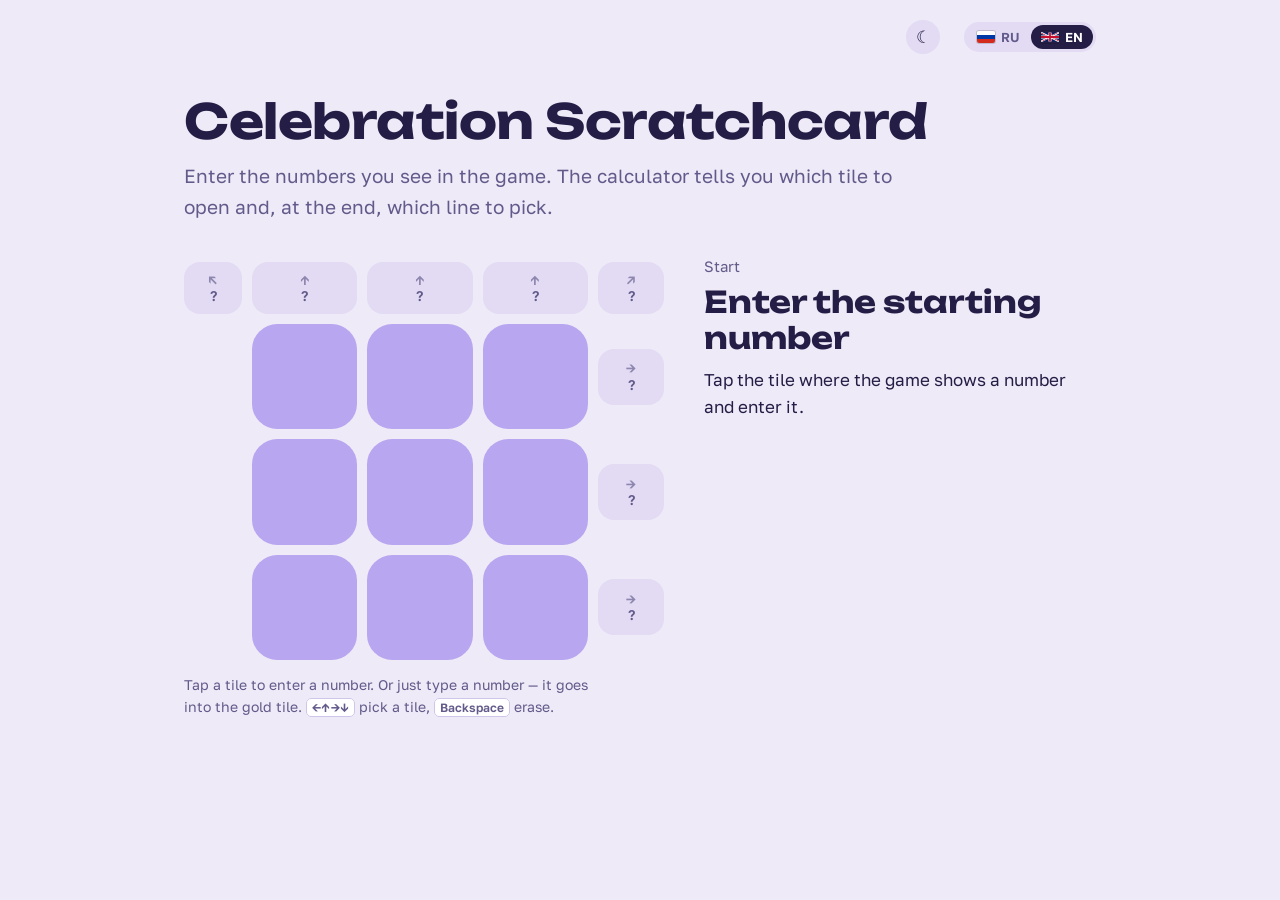
<file: index.html>
<!doctype html>
<html lang="ru">
<head>
<meta charset="utf-8">
<meta name="viewport" content="width=device-width, initial-scale=1">
<script>
  // Тема: сохранённый выбор, иначе как в системе. Ставим до отрисовки, чтобы страница не мигала
  (function () {
    var t = null;
    try { t = localStorage.getItem("lotteryTheme"); } catch (e) { /* без хранилища — как в системе */ }
    if (t !== "dark" && t !== "light") t = matchMedia("(prefers-color-scheme: dark)").matches ? "dark" : "light";
    document.documentElement.dataset.theme = t;
  })();
</script>
<title>Моментальная лотерея: калькулятор</title>
<link rel="icon" type="image/png" href="[data-uri]">
<link rel="apple-touch-icon" href="[data-uri]">
<meta name="description" content="Калькулятор лучшего хода в моментальной лотерее 3×3: какую клетку открыть и какую линию выбрать.">
<link rel="stylesheet" href="https://fonts.googleapis.com/css2?family=Golos+Text:wght@400;500;600&family=Unbounded:wght@500;700&display=swap">
<style>
:root {
  --paper: #EEEAF7;
  --paper-deep: #E2DBF3;
  --ink: #241D45;
  --muted: #625A8A;
  --petal: #B9A6F0;
  --petal-soft: #D6CAF7;
  --tile: #4B4592;
  --gold: #F2B92C;
  --pumpkin: #D9542A;
  --rule: #CFC6EA;
  --card: #fff;            /* фон карточек и кнопок */
  --warn-bg: #FCEFC7;      /* плашки феи и напоминания */
  --best-cell: #F7D774;    /* советуемая клетка */
  --solid: #241D45;        /* тёмные значки и выбранные кнопки */
  --on-solid: #fff;
  --on-gold: #241D45;      /* текст на золотом */
  --on-tile: #fff;         /* цифры в открытых клетках */
  --display: "Unbounded", "Arial Rounded MT Bold", system-ui, sans-serif;
  --text: "Golos Text", "Segoe UI", system-ui, sans-serif;
}
/* Тёмная тема: включается сама по настройке системы или кнопкой ☾/☀ */
:root[data-theme="dark"] {
  color-scheme: dark;
  --paper: #16132A;
  --paper-deep: #241F42;
  --ink: #DDD7F2;
  --muted: #A79FCB;
  --petal: #3B3372;
  --petal-soft: #2D2756;
  --tile: #6C61D6;
  --pumpkin: #F08A5D;
  --rule: #38315F;
  --card: #1F1B38;
  --warn-bg: #3A3117;
  --best-cell: #F2C94C;
  --solid: #3A3370;
  --on-solid: #E6E1F6;
  --on-tile: #F0EDFB;
}

* { box-sizing: border-box; }

html { -webkit-text-size-adjust: 100%; }

body {
  margin: 0;
  background: var(--paper);
  color: var(--ink);
  font: 17px/1.6 var(--text);
}

a { color: var(--tile); }
a:focus-visible, button:focus-visible, input:focus-visible, summary:focus-visible {
  outline: 3px solid var(--gold);
  outline-offset: 2px;
}

.site-header {
  max-width: 960px;
  margin: 0 auto;
  padding: 20px 24px 0;
  display: flex;
  align-items: baseline;
  gap: 16px;
  flex-wrap: wrap;
}
.site-name {
  font: 700 18px/1 var(--display);
  color: var(--ink);
  text-decoration: none;
}
.site-header nav a { color: var(--muted); text-decoration: none; font-size: 15px; }
.site-header nav a:hover { color: var(--ink); }

main { max-width: 960px; margin: 0 auto; padding: 0 24px 64px; }

h1, h2, h3 { font-family: var(--display); font-weight: 700; line-height: 1.15; }
h1 { font-size: clamp(30px, 5vw, 48px); margin: 40px 0 12px; letter-spacing: -0.01em; }
h2 { font-size: clamp(22px, 3vw, 28px); margin: 64px 0 12px; }
h3 { font-size: 17px; margin: 32px 0 8px; font-weight: 500; }

.lede { font-size: 19px; max-width: 62ch; color: var(--muted); margin: 0 0 32px; }
.prose { max-width: 68ch; }
.prose p { margin: 0 0 14px; }

table { border-collapse: collapse; margin: 8px 0 20px; font-size: 16px; }
th, td { text-align: left; padding: 8px 18px 8px 0; border-bottom: 1px solid var(--rule); vertical-align: top; }
th { font-weight: 600; }

.footer { max-width: 960px; margin: 0 auto; padding: 24px; color: var(--muted); font-size: 14px; border-top: 1px solid var(--rule); }

@media (prefers-reduced-motion: reduce) {
  * { transition: none !important; animation: none !important; }
}

  .calc { display: grid; grid-template-columns: minmax(300px, 480px) 1fr; gap: 40px; align-items: start; margin-top: 8px; }
  @media (max-width: 820px) {
    .calc { grid-template-columns: 1fr; gap: 20px; }
    .calc .advice { min-height: 0; }
    .lede { font-size: 17px; margin-bottom: 20px; }
  }

  /* Поле как в игре: значки линий сверху и справа */
  .board {
    display: grid; gap: 10px; max-width: 480px;
    grid-template-columns: 58px repeat(3, minmax(0, 1fr)) 66px;
    grid-template-rows: 60px repeat(3, auto);
  }
  .cell {
    aspect-ratio: 1; border: 0; border-radius: 24%; cursor: pointer;
    background: var(--petal); color: var(--ink);
    display: grid; place-items: center; position: relative;
    font: 700 clamp(26px, 5vw, 38px)/1 var(--display);
    transition: transform .12s ease, box-shadow .12s ease;
  }
  .cell:hover { transform: translateY(-1px); }
  .cell.known { background: var(--tile); color: var(--on-tile); }
  .cell.best { box-shadow: 0 0 0 4px var(--gold), 0 0 24px rgba(242,185,44,.55); background: var(--best-cell); color: var(--on-gold); }
  .cell.inline { box-shadow: 0 0 0 4px var(--ink); }
  .cell.picked { outline: 3px dashed var(--ink); outline-offset: 3px; }

  .badge {
    border: 0; border-radius: 16px; cursor: pointer; padding: 4px 2px;
    background: var(--solid); color: var(--on-solid);
    display: grid; place-items: center; align-content: center; gap: 1px;
    font: 600 14px/1.1 var(--text); font-variant-numeric: tabular-nums;
  }
  .badge .arr { font-size: 13px; opacity: .65; }
  .badge.empty { background: var(--paper-deep); color: var(--muted); cursor: default; }
  .badge.best { background: var(--gold); color: var(--on-gold); }
  .badge.sel { outline: 3px solid var(--tile); outline-offset: 2px; }
  .badge.col { align-self: end; height: 52px; }
  .badge.row { align-self: center; height: 56px; }
  .badge.diag { align-self: end; height: 52px; }
  @media (max-width: 460px) {
    .board { gap: 7px; grid-template-columns: 46px repeat(3, minmax(0, 1fr)) 52px; grid-template-rows: 52px repeat(3, auto); }
    .badge { font-size: 12px; border-radius: 12px; }
    .badge.col, .badge.diag { height: 46px; }
  }

  .pad { display: grid; grid-template-columns: repeat(5, 1fr); gap: 8px; margin-top: 18px; max-width: 420px; }
  .pad[hidden] { display: none; }
  .pad button {
    border: 0; border-radius: 12px; padding: 12px 0; cursor: pointer;
    font: 700 18px var(--display); background: var(--card); color: var(--ink);
  }
  .pad button:disabled { opacity: .3; cursor: default; }
  .pad .clear { font: 500 14px var(--text); }
  @media (hover: none) { .pad-hint kbd, .kbd-only { display: none; } }
  .pad-hint { font-size: 14px; color: var(--muted); margin: 14px 0 0; max-width: 46ch; }
  kbd { font: 600 12px var(--text); background: var(--card); border: 1px solid var(--rule); border-radius: 5px; padding: 1px 5px; }

  .advice { min-height: 220px; }
  .step { font-size: 15px; color: var(--muted); margin: 0 0 6px; }
  .verdict { font: 700 clamp(22px, 3.2vw, 30px)/1.2 var(--display); margin: 0 0 10px; }
  .sub { margin: 0 0 18px; max-width: 46ch; }
  .line-detail { margin-top: 22px; max-width: 520px; }
  .line-detail[hidden] { display: none; }
  .lines-head { font-weight: 600; margin: 0 0 2px; display: flex; justify-content: space-between; gap: 16px; }
  .lines-note { font-size: 14px; color: var(--muted); margin: 0 0 8px; max-width: 52ch; }
  .chips { display: flex; flex-wrap: wrap; gap: 5px; margin-top: 6px; }
  .chip { font-size: 13px; padding: 2px 8px; border-radius: 999px; background: var(--card); border: 1px solid var(--rule); font-variant-numeric: tabular-nums; white-space: nowrap; }
  .chip b { font-family: var(--display); font-weight: 700; margin-right: 4px; }
  .chip i { font-style: normal; color: var(--muted); margin-left: 4px; }
  .chip.hi { background: var(--tile); border-color: var(--tile); color: #fff; }
  .chip.hi i { color: #DDD7FF; }
  .chip.mid { background: var(--petal-soft); border-color: var(--petal); }

  .all-lines { margin-top: 36px; }
  .all-lines[hidden] { display: none; }
  .all-lines h2 { margin: 0 0 6px; font-size: 20px; }
  .all-lines .lines-note { margin-bottom: 0; }
  .lines-grid { display: grid; grid-template-columns: repeat(auto-fill, minmax(100px, 1fr)); gap: 8px; margin-top: 14px; }
  .lcol { background: var(--card); border: 1px solid var(--rule); border-radius: 14px; padding: 9px 7px; transition: box-shadow .12s ease; }
  .lcol.best { border: 2px solid var(--gold); padding: 8px 6px; }
  .lcol.sel { box-shadow: 0 0 0 3px var(--tile); }
  /* Шапка карточки: мини-поле с клетками линии и средний выигрыш */
  .lcol-head { display: flex; align-items: center; gap: 7px; margin: 0 0 8px; padding-bottom: 8px; border-bottom: 1px solid var(--rule); }
  .mini { display: grid; grid-template-columns: repeat(3, 9px); gap: 2px; flex: none; }
  .mini i { width: 9px; height: 9px; border-radius: 2px; background: var(--paper-deep); }
  .mini i.on { background: var(--tile); }
  .lcol-head .v { font: 700 16px/1 var(--display); white-space: nowrap; letter-spacing: -0.02em; }
  .lcol ul { list-style: none; padding: 0; margin: 0; font-size: 14px; font-variant-numeric: tabular-nums; }
  .lcol li { display: flex; justify-content: space-between; gap: 4px; padding: 2px 4px; border-radius: 6px; }
  .lcol li .s { color: var(--muted); }
  .lcol li .s::after { content: " →"; opacity: .6; }
  .lcol .cols { display: flex; justify-content: space-between; font-size: 11px; color: var(--muted); padding: 0 6px 4px; }
  .lcol li.big { background: var(--petal-soft); font-weight: 700; }
  .lcol li.big .s { color: var(--ink); }
  /* Телефон: три карточки в ряд, компактнее */
  @media (max-width: 460px) {
    .lines-grid { grid-template-columns: repeat(3, minmax(0, 1fr)); gap: 6px; }
    .lcol, .lcol.best { padding: 7px 5px; }
    .lcol.best { padding: 6px 4px; }
    .lcol-head { gap: 5px; }
    .mini { grid-template-columns: repeat(3, 6px); gap: 1px; }
    .mini i { width: 6px; height: 6px; }
    .lcol-head .v { font-size: 14px; }
    .lcol .cols { padding: 0 3px 3px; font-size: 10px; }
    .lcol ul { font-size: 13px; }
    .lcol li { padding: 1px 3px; gap: 4px; }
  }
  .actions { margin-top: 22px; display: flex; gap: 12px; flex-wrap: wrap; }
  .btn { border: 2px solid var(--ink); background: transparent; color: var(--ink); border-radius: 999px; padding: 8px 18px; font: 500 15px var(--text); cursor: pointer; }
  .btn:hover { background: var(--ink); color: var(--paper); }

  /* Запись результата партии */
  .report { margin-top: 22px; padding: 14px 16px; background: var(--card); border: 1px solid var(--rule); border-radius: 14px; max-width: 46ch; }
  .report-q { font-weight: 600; margin: 0 0 2px; }
  .report-note { font-size: 14px; color: var(--muted); margin: 0 0 10px; }
  .report-why { font-size: 14px; color: var(--muted); margin: 0 0 4px; }
  .report.nudge { border: 2px solid var(--gold); box-shadow: 0 0 0 4px rgba(242,185,44,.35); }
  .reset-warn { margin: 16px 0 0; padding: 10px 12px; background: var(--warn-bg); border: 2px solid var(--gold); border-radius: 12px; font-size: 14px; max-width: 46ch; }
  .sums { display: flex; flex-wrap: wrap; gap: 6px; }
  .sums { gap: 8px; }
  .sums button { border: 0; background: var(--tile); color: var(--on-tile); border-radius: 12px; padding: 9px 14px; cursor: pointer; font: 500 15px var(--text); font-variant-numeric: tabular-nums; box-shadow: 0 2px 0 var(--solid); transition: transform .1s ease, background .1s ease; }
  .sums button b { font: 700 17px var(--display); }
  .sums button .arr { opacity: .6; margin: 0 4px; }
  .sums button:hover { background: var(--gold); color: var(--on-gold); transform: translateY(-1px); }
  .sums button:disabled { opacity: .5; cursor: default; }
  .report-done { margin: 0; font-weight: 600; }
  /* Предупреждение о гарантированной линии */
  .guard { margin: 0 0 18px; padding: 14px 16px; background: var(--card); border: 1px solid var(--rule); border-left: 4px solid var(--tile); border-radius: 12px; max-width: 46ch; }
  .guard-title { margin: 0 0 4px; font-weight: 600; }
  .guard-text { margin: 0 0 12px; font-size: 15px; color: var(--muted); }
  .guard .btn { padding: 6px 16px; font-size: 14px; }
  /* Вопрос про фею: две кнопки, без ответа результат не записать */
  .elf-q { margin: 0 0 14px; padding: 12px 14px; background: var(--warn-bg); border: 2px solid var(--gold); border-radius: 12px; }
  .elf-q-text { margin: 0 0 10px; font-weight: 600; }
  .seg { display: flex; gap: 8px; flex-wrap: wrap; }
  .seg button { border: 2px solid var(--ink); background: var(--card); color: var(--ink); border-radius: 999px; padding: 7px 16px; font: 500 15px var(--text); cursor: pointer; }
  .seg button.on { background: var(--solid); border-color: var(--solid); color: var(--on-solid); }
  .elf-hint { margin: 10px 0 0; font-size: 14px; color: var(--pumpkin); }

  /* Статистика игроков */
  .stats h2 { margin: 48px 0 14px; font-size: 20px; }
  .st-season { margin: -6px 0 12px; font-size: 14px; color: var(--muted); }
  .st-seasons { margin: 0 0 14px; }
  .st-grid { display: grid; grid-template-columns: repeat(auto-fit, minmax(280px, 1fr)); gap: 12px; }
  @media (min-width: 700px) { .st-grid { grid-template-columns: repeat(2, 1fr); } }
  .st-card { background: var(--card); border: 1px solid var(--rule); border-radius: 16px; padding: 16px 18px; }
  .st-card h3 { margin: 0 0 6px; font: 600 14px var(--text); color: var(--muted); }
  .st-big { font: 700 20px/1.25 var(--display); margin: 0 0 6px; }
  .st-text { margin: 0; font-size: 15px; color: var(--muted); }
  .st-text b { color: var(--ink); }
  .elf-split { margin-top: 8px; font-size: 14px; }
  .st-foot { margin: 8px 0 0; font-size: 13px; color: var(--muted); }
  .cmp-note { font-size: 13px; margin: 0 0 10px; }
  .cmp { display: grid; gap: 10px; margin-top: 4px; font-size: 14px; }
  .cmp-row { display: grid; grid-template-columns: 96px 1fr; gap: 10px; align-items: center; }
  .cmp-name { font-weight: 600; line-height: 1.2; }
  .cmp-name small { display: block; font-weight: 400; color: var(--muted); font-size: 12px; }
  .cmp-bars { display: grid; gap: 3px; }
  .cmp-bar { display: grid; grid-template-columns: minmax(40px, 1fr) 13.5em; gap: 8px; align-items: center; font-variant-numeric: tabular-nums; }
  .cmp-bar .track { display: block; }
  .cmp-bar i { display: block; height: 10px; border-radius: 3px; min-width: 2px; }
  .cmp-bar.real i { background: var(--tile); }
  .cmp-bar.calc i { background: var(--petal); }
  .cmp-bar span { white-space: nowrap; color: var(--muted); font-size: 12.5px; }
  /* Телефон: название группы сверху, под ним подпись и полоса на всю ширину карточки */
  @media (max-width: 560px) {
    .cmp { gap: 14px; }
    .cmp-row { grid-template-columns: 1fr; gap: 6px; }
    .cmp-name small { display: inline; margin-left: 6px; }
    .cmp-bars { gap: 6px; }
    .cmp-bar { grid-template-columns: 1fr; gap: 3px; }
    .cmp-bar span:last-child { order: -1; white-space: normal; }
  }
  .cmp-bar.real span { color: var(--ink); }


  .site-header { justify-content: flex-end; align-items: center; }
  .theme-btn { border: 0; width: 34px; height: 34px; border-radius: 999px; background: var(--paper-deep); color: var(--ink); font-size: 17px; line-height: 1; cursor: pointer; margin-right: 8px; }
  .lang { display: flex; gap: 2px; padding: 3px; border-radius: 999px; background: var(--paper-deep); }
  .lang button { display: inline-flex; align-items: center; gap: 6px; border: 0; background: transparent; color: var(--muted); border-radius: 999px; padding: 4px 10px; font: 600 13px var(--text); cursor: pointer; }
  .lang .flag { width: 18px; height: 12px; border-radius: 2px; box-shadow: 0 0 0 1px rgba(0,0,0,.15); flex: none; }
  .lang button.on { background: var(--solid); color: var(--on-solid); }
</style>
</head>
<body>
<header class="site-header">
    <button class="theme-btn" id="themeBtn" type="button"></button>
    <div class="lang" role="group" aria-label="Язык / Language"><button type="button" data-lang="ru"><svg class="flag" viewBox="0 0 9 6" aria-hidden="true"><rect width="9" height="2" fill="#fff"/><rect y="2" width="9" height="2" fill="#0039A6"/><rect y="4" width="9" height="2" fill="#D52B1E"/></svg>RU</button><button type="button" data-lang="en"><svg class="flag" viewBox="0 0 60 30" aria-hidden="true"><clipPath id="gbc"><path d="M30,15h30v15zv15h-30zh-30v-15zv-15h30z"/></clipPath><path d="M0,0v30h60v-30z" fill="#012169"/><path d="M0,0 60,30M60,0 0,30" stroke="#fff" stroke-width="6"/><path d="M0,0 60,30M60,0 0,30" clip-path="url(#gbc)" stroke="#C8102E" stroke-width="4"/><path d="M30,0v30M0,15h60" stroke="#fff" stroke-width="10"/><path d="M30,0v30M0,15h60" stroke="#C8102E" stroke-width="6"/></svg>EN</button></div>
</header>

<main>
  <h1 data-i18n="h1">Моментальная лотерея</h1>
  <p class="lede" data-i18n="lede">Отметьте цифры, которые видите в игре. Калькулятор подскажет, какую клетку открыть, а в конце — какую линию выбрать.</p>

  <section class="calc" data-i18n-aria="calcAria" aria-label="Калькулятор хода">
    <div>
      <div class="board" id="board"></div>
      <div class="pad" id="pad" hidden></div>
      <p class="pad-hint" id="padHint"></p>
    </div>
    <div class="advice" aria-live="polite">
      <p class="step" id="step"></p>
      <p class="verdict" id="verdict"></p>
      <p class="sub" id="sub"></p>
      <div class="guard" id="guard" hidden>
        <p class="guard-title" id="guardTitle"></p>
        <p class="guard-text" id="guardText"></p>
        <button class="btn" id="guardBtn" type="button" data-i18n="guardBtn">Взять гарантию</button>
      </div>
      <div class="report" id="report" hidden>
        <p class="report-q" data-i18n="reportQ">Какая сумма выпала? Нажмите на неё</p>
        <p class="report-why" data-i18n="reportWhy">Из отмеченных результатов строится статистика игроков ниже.</p>
        <p class="report-note" id="reportNote"></p>
        <div class="elf-q" id="elfCheckWrap" hidden>
          <p class="elf-q-text" id="elfQText"></p>
          <div class="seg" id="elfBtns"></div>
          <p class="elf-hint" id="elfHint" data-i18n="elfHint">Сначала отметьте, появилась ли фея, — потом выберите сумму.</p>
        </div>
        <input type="checkbox" id="elfCheck" hidden>
        <div class="sums" id="reportSums"></div>
      </div>
      <p class="reset-warn" id="resetWarn" data-i18n="resetWarn" hidden>Вы не отметили, какая сумма выпала. Отметьте её выше — это пополнит статистику. Чтобы всё же начать заново, нажмите кнопку ещё раз.</p>
      <div class="actions"><button class="btn" id="reset" type="button" data-i18n="reset">Начать заново</button></div>
    </div>
  </section>

  <section class="all-lines" id="allLines" hidden data-i18n-aria="allLinesAria" aria-label="Все линии">
    <h2 data-i18n="allLinesH">Что может дать каждая линия</h2>
    <p class="lines-note" data-i18n="linesNote">Слева — сумма трёх цифр линии, справа — сколько очков она даёт. Сверху — средний выигрыш линии. Золотая рамка — лучшая линия.</p>
    <div class="lines-grid" id="linesGrid"></div>
  </section>

  <section class="stats" id="stats" hidden data-i18n-aria="statsH" aria-label="Статистика игроков">
    <h2 data-i18n="statsH">Статистика игроков</h2>
    <div class="seg st-seasons" id="stSeasons" hidden></div>
    <p class="st-season" id="stSeasonNote"></p>
    <div class="st-grid">
      <div class="st-card" id="stFair"></div>
      <div class="st-card" id="stGroups"></div>
      <div class="st-card" id="stElf" hidden></div>
      <div class="st-card" id="stMine" hidden></div>
    </div>
  </section>

</main>

<script>
(() => {
  const DEFAULT_PAY = {6:1680,7:84,8:630,9:280,10:42,11:34,12:180,13:120,14:53,15:105,16:53,17:144,18:48,19:202,20:105,21:51,22:420,23:840,24:1008};
  const LINES = [[0,3,6],[1,4,7],[2,5,8],[0,4,8],[2,4,6],[6,7,8],[3,4,5],[0,1,2]];
  // Даты сезона: «2–9 октября 2026» / «Oct 2–9, 2026»; a и b — «2026-10-02»
  function seasonRange(a, b, months, dm, style) {
    if (!a) return "";
    const [y1, m1, d1] = a.split("-").map(Number), [y2, m2, d2] = (b || a).split("-").map(Number);
    const day = (d, m) => dm(d, months[m - 1]);
    if (a === b || !b) return style === "en" ? day(d1, m1) + ", " + y1 : day(d1, m1) + " " + y1;
    if (y1 === y2 && m1 === m2) return style === "en" ? months[m1 - 1] + " " + d1 + "–" + d2 + ", " + y1 : d1 + "–" + d2 + " " + months[m1 - 1] + " " + y1;
    if (y1 === y2) return style === "en" ? day(d1, m1) + " – " + day(d2, m2) + ", " + y1 : day(d1, m1) + " – " + day(d2, m2) + " " + y1;
    return style === "en" ? day(d1, m1) + ", " + y1 + " – " + day(d2, m2) + ", " + y2 : day(d1, m1) + " " + y1 + " – " + day(d2, m2) + " " + y2;
  }

  // ---------- Языки: все тексты сайта на русском и английском ----------
  const LANG_KEY = "lotteryLang";
  let lang = (() => {
    try { const v = localStorage.getItem(LANG_KEY); if (v === "ru" || v === "en") return v; } catch (e) { /* нет хранилища */ }
    return /^(ru|uk|be|kk)/i.test(navigator.language || "") ? "ru" : "en";
  })();
  const ruPlural = (n, one, few, many) => {
    const a = n % 10, b = n % 100;
    return n + " " + (a === 1 && b !== 11 ? one : a >= 2 && a <= 4 && (b < 12 || b > 14) ? few : many);
  };
  const I18N = {
    ru: {
      title: "Моментальная лотерея: калькулятор",
      h1: "Моментальная лотерея",
      lede: "Отметьте цифры, которые видите в игре. Калькулятор подскажет, какую клетку открыть, а в конце — какую линию выбрать.",
      calcAria: "Калькулятор хода",
      guardBtn: "Взять гарантию",
      reportQ: "Какая сумма выпала? Нажмите на неё",
      reportWhy: "Из отмеченных результатов строится статистика игроков ниже.",
      resetWarn: "Вы не отметили, какая сумма выпала. Отметьте её выше — это пополнит статистику. Чтобы всё же начать заново, нажмите кнопку ещё раз.",
      elfYes: "Появилась",
      elfNo: "Не появилась",
      elfHint: "Сначала отметьте, появилась ли фея, — потом выберите сумму.",
      reset: "Начать заново",
      allLinesAria: "Все линии",
      allLinesH: "Что может дать каждая линия",
      linesNote: "Слева — сумма трёх цифр линии, справа — сколько очков она даёт. Сверху — средний выигрыш линии. Золотая рамка — лучшая линия.",
      statsH: "Статистика игроков",
      themeDark: "Тёмная тема",
      themeLight: "Светлая тема",
      seasonNow: "Текущий сезон",
      seasonDates: (a, b) => seasonRange(a, b, ["января","февраля","марта","апреля","мая","июня","июля","августа","сентября","октября","ноября","декабря"], (d, m) => d + " " + m, "ru"),
      seasonNote: dates => "Сезон: " + dates + ".",
      seasonPast: dates => "Прошлый сезон: " + dates + ".",
      seasonEmpty: dates => " Текущий сезон" + (dates ? " (" + dates + ")" : "") + " открыт — его статистика появится после первых партий.",
      seasonClosed: " Сезон закрыт — новые партии сейчас не записываются, калькулятор работает как обычно.",
      lineAcc: ["левую колонку","центральную колонку","правую колонку","диагональ ↘","диагональ ↙","нижний ряд","средний ряд","верхний ряд"],
      lineShort: ["Левая колонка","Центральная колонка","Правая колонка","Диагональ ↘","Диагональ ↙","Нижний ряд","Средний ряд","Верхний ряд"],
      cellNames: ["верхний левый угол","верхний центр","верхний правый угол","центр слева","центр","центр справа","нижний левый угол","нижний центр","нижний правый угол"],
      erase: "Стереть",
      hintIdle: 'Нажмите на клетку, чтобы вписать цифру.<span class="kbd-only"> Или просто введите цифру с клавиатуры — она попадёт в золотую клетку. <kbd>←↑→↓</kbd> выбор клетки, <kbd>Backspace</kbd> стереть.</span>',
      hintCell: c => "Клетка: " + c + ". Введите цифру или выберите ниже.",
      hintDup: d => "Цифра " + d + " уже стоит в поле. Каждая цифра встречается один раз.",
      hintPickFirst: "Сначала выберите клетку: нажмите на неё или используйте стрелки.",
      ariaBest: ", лучший ход",
      ariaEmpty: ", пусто",
      ariaLine: (name, sure, v) => name + ": " + (sure ? "" : "в среднем ") + v + " очков",
      colSum: "сумма", colPts: "очки",
      prizeOne: (p, jack, pay) => "с шансом " + p + " там " + (jack ? "джекпот " : "") + pay,
      prizeMany: list => "с шансом " + list,
      guardTitle: (line, v) => "Можно взять гарантию: " + line.toLowerCase() + " — " + ruPlural(v, "очко", "очка", "очков") + ".",
      guardText: (best, n10, val, prize, avg) => best + " в " + n10 + " из 10 случаев даст меньше " + val + ", зато " + prize + ". В среднем — " + avg + ".",
      stepStart: "Начало",
      verdictStart: "Впишите стартовую цифру",
      subStart: "Нажмите на клетку, где в игре открыта цифра, и введите её.",
      step: n => "Ход " + n + " из 3",
      stepDone: "Все ходы сделаны",
      calculating: "Считаю…",
      stepReady: "Готово",
      verdictStop: "Дальше можно не открывать",
      subStop: (line, v) => "Берите " + line + ": это гарантированные " + v + " очков, больше уже ничего не даст.",
      verdictOpen: c => "Откройте " + c,
      subOpen: "Она подсвечена золотым. Впишите цифру, которая там откроется.",
      verdictTake: line => "Берите " + line,
      subSure: v => "Это гарантированные " + v + " очков.",
      subAvg: v => "В среднем около " + v + " очков.",
      doneQueued: "Сохранено. Сервер сейчас не отвечает — партия отправится сама, когда появится связь.",
      doneOk: "Записано, спасибо!",
      doneNext: " Для новой партии нажмите «Начать заново».",
      elfQPossible: "Фея могла появиться в этой партии:",
      elfQJack: "Линия собрана. Фея помогала?",
      elfQOpts: "Фея могла появиться. Что было в игре?",
      elfOptReplace: (p, d, line) => "Заменила " + p + " на " + d + " (" + line.toLowerCase() + ")",
      elfOptFill: (d, line) => "Поставила " + d + " (" + line.toLowerCase() + ")",
      reportNote: line => "Линия: " + line.toLowerCase() + ". Если взяли другую, сначала нажмите на её значок у поля.",
      sumBtn: pay => pay + " очков",
      gamesN: n => ruPlural(n, "партия", "партии", "партий"),
      gamesDat: n => ruPlural(n, "партии", "партиям", "партиям"),
      gamesGen: n => ruPlural(n, "партии", "партий", "партий"),
      times: n => ruPlural(n, "раз", "раза", "раз"),
      share: (n, k) => k ? Math.round(100 * n / k) + "% (" + n + " из " + k + ")" : "—",
      dec: v => String(v).replace(".", ","),
      barReal: (p, n) => "выпало " + p + "% · " + n,
      barCalc: (p, n) => "по расчёту " + p + "% · ≈" + n,
      fairH: "Средний выигрыш игроков",
      fairBig: v => v + " очков за партию",
      fairBased: g => "Посчитано по " + g + ".",
      fairReported: p => " Результат отметили в " + p + "% партий, дошедших до выбора линии.",
      groupsH: g => "Как часто что выпадает (из " + g + ")",
      groupsNote: "Тёмная полоса — сколько выпало на самом деле. Светлая — сколько должно было выпасть, если у всех раскладов цифр равные шансы.",
      gJack: "Джекпот", gBig: "Крупный", gMid: "Средний", gSmall: "Мелкий",
      elfH: "Фея",
      elfBig: p => "Появлялась в " + p + "% случаев",
      elfOf: (n, k) => "<b>" + n + "</b> из " + k + ".",
      elfFill: "Поставила цифру в закрытую клетку:",
      elfRepl: "Заменила открытую цифру:",
      elfFoot: "Случай — партия, где фея могла появиться: после всех открытий в линии две цифры из 1-2-3 или 7-8-9, а третьей нигде нет.",
      mineH: "Ваши партии",
      mineBig: (v, g) => v + " очков за " + g,
      mineText: (a, e) => "В среднем <b>" + a + "</b> за партию, по расчёту ожидалось <b>" + e + "</b>.",
      mineElf: (n, k) => " Фея: <b>" + n + " из " + k + "</b>.",
      locale: "ru-RU"
    },
    en: {
      title: "Celebration Scratchcard: calculator",
      h1: "Celebration Scratchcard",
      lede: "Enter the numbers you see in the game. The calculator tells you which tile to open and, at the end, which line to pick.",
      calcAria: "Move calculator",
      guardBtn: "Take the sure thing",
      reportQ: "Which sum came up? Tap it",
      reportWhy: "The player statistics below are built from the results you mark.",
      resetWarn: "You haven't marked which sum came up. Please mark it above — it helps the statistics. To start over anyway, press the button again.",
      elfYes: "It appeared",
      elfNo: "It didn't",
      elfHint: "First mark whether the Elf's Blessing appeared, then pick the sum.",
      reset: "Start over",
      allLinesAria: "All lines",
      allLinesH: "What each line can pay",
      linesNote: "Left: the sum of the line's three numbers; right: the points it pays. On top: the line's average win. Gold frame: the best line.",
      statsH: "Player statistics",
      themeDark: "Dark theme",
      themeLight: "Light theme",
      seasonNow: "Current season",
      seasonDates: (a, b) => seasonRange(a, b, ["Jan","Feb","Mar","Apr","May","Jun","Jul","Aug","Sep","Oct","Nov","Dec"], (d, m) => m + " " + d, "en"),
      seasonNote: dates => "Season: " + dates + ".",
      seasonPast: dates => "Previous season: " + dates + ".",
      seasonEmpty: dates => " The current season" + (dates ? " (" + dates + ")" : "") + " is open — its statistics will appear after the first games.",
      seasonClosed: " The season is closed — new games aren't recorded right now; the calculator works as usual.",
      lineAcc: ["the left column","the middle column","the right column","diagonal ↘","diagonal ↙","the bottom row","the middle row","the top row"],
      lineShort: ["Left column","Middle column","Right column","Diagonal ↘","Diagonal ↙","Bottom row","Middle row","Top row"],
      cellNames: ["the top-left corner","the top middle","the top-right corner","the middle left","the center","the middle right","the bottom-left corner","the bottom middle","the bottom-right corner"],
      erase: "Erase",
      hintIdle: 'Tap a tile to enter a number.<span class="kbd-only"> Or just type a number — it goes into the gold tile. <kbd>←↑→↓</kbd> pick a tile, <kbd>Backspace</kbd> erase.</span>',
      hintCell: c => "Tile: " + c + ". Type a number or pick one below.",
      hintDup: d => d + " is already on the board. Each number appears only once.",
      hintPickFirst: "Pick a tile first: tap it or use the arrow keys.",
      ariaBest: ", best move",
      ariaEmpty: ", empty",
      ariaLine: (name, sure, v) => name + ": " + (sure ? "" : "on average ") + v + " points",
      colSum: "sum", colPts: "points",
      prizeOne: (p, jack, pay) => "it has a " + p + " chance of " + (jack ? "the jackpot, " : "") + pay,
      prizeMany: list => "it has a chance of " + list,
      guardTitle: (line, v) => "You can take a sure thing: " + line.toLowerCase() + ", " + v + " points.",
      guardText: (best, n10, val, prize, avg) => best + " pays less than " + val + " in " + n10 + " out of 10 cases, but " + prize + ". Average: " + avg + ".",
      stepStart: "Start",
      verdictStart: "Enter the starting number",
      subStart: "Tap the tile where the game shows a number and enter it.",
      step: n => "Move " + n + " of 3",
      stepDone: "All moves done",
      calculating: "Calculating…",
      stepReady: "Done",
      verdictStop: "No need to open more",
      subStop: (line, v) => "Take " + line + ": a guaranteed " + v + " points, nothing can beat it.",
      verdictOpen: c => "Open " + c,
      subOpen: "It's highlighted in gold. Enter the number that shows up there.",
      verdictTake: line => "Take " + line,
      subSure: v => "That's a guaranteed " + v + " points.",
      subAvg: v => "About " + v + " points on average.",
      doneQueued: "Saved. The server isn't responding — the game will be sent automatically once it's back.",
      doneOk: "Recorded, thanks!",
      doneNext: " Press “Start over” for a new game.",
      elfQPossible: "The Elf's Blessing could have appeared this game:",
      elfQJack: "Line complete. Did the Elf's Blessing help?",
      elfQOpts: "The Elf's Blessing could have appeared. What happened in the game?",
      elfOptReplace: (p, d, line) => "Replaced " + p + " with " + d + " (" + line.toLowerCase() + ")",
      elfOptFill: (d, line) => "Added " + d + " (" + line.toLowerCase() + ")",
      reportNote: line => "Line: " + line.toLowerCase() + ". If you took another one, tap its badge next to the board first.",
      sumBtn: pay => pay + " pts",
      gamesN: n => n + (n === 1 ? " game" : " games"),
      gamesDat: n => n + (n === 1 ? " game" : " games"),
      gamesGen: n => n + (n === 1 ? " game" : " games"),
      times: n => n + (n === 1 ? " time" : " times"),
      share: (n, k) => k ? Math.round(100 * n / k) + "% (" + n + " of " + k + ")" : "—",
      dec: v => String(v),
      barReal: (p, n) => "came up " + p + "% · " + n,
      barCalc: (p, n) => "expected " + p + "% · ≈" + n,
      fairH: "Average player win",
      fairBig: v => v + " points per game",
      fairBased: g => "Based on " + g + ".",
      fairReported: p => " Results were recorded in " + p + "% of games that reached the line choice.",
      groupsH: g => "How often each prize comes up (out of " + g + ")",
      groupsNote: "Dark bar: how often it actually came up. Light bar: how often it should come up if every layout of numbers is equally likely.",
      gJack: "Jackpot", gBig: "Big", gMid: "Medium", gSmall: "Small",
      elfH: "Elf's Blessing",
      elfBig: p => "Appeared in " + p + "% of cases",
      elfOf: (n, k) => "<b>" + n + "</b> of " + k + ".",
      elfFill: "Filled a closed tile:",
      elfRepl: "Replaced an open number:",
      elfFoot: "A case is a game where the Elf's Blessing could appear: after all openings, a line has two numbers from 1-2-3 or 7-8-9 and the third is nowhere on the board.",
      mineH: "Your games",
      mineBig: (v, g) => v + " points in " + g,
      mineText: (a, e) => "On average <b>" + a + "</b> per game, expected <b>" + e + "</b>.",
      mineElf: (n, k) => " Elf's Blessing: <b>" + n + " of " + k + "</b>.",
      locale: "en-US"
    }
  };
  const t = (k, ...a) => { const v = I18N[lang][k]; return typeof v === "function" ? v(...a) : v; };
  const LINE_NAMES = () => t("lineAcc");
  const LINE_SHORT = () => t("lineShort");
  const CELL_NAMES = () => t("cellNames");

  let pay = { ...DEFAULT_PAY };
  let grid = Array(9).fill(0);
  let picked = -1;
  let memoAvg = new Map(), memoLines = new Map(), memoW = new Map();

  const $ = id => document.getElementById(id);

  function resetMemo() { memoAvg = new Map(); memoLines = new Map(); memoW = new Map(); }

  function rest(g) { const out = []; for (let d = 1; d <= 9; d++) if (!g.includes(d)) out.push(d); return out; }

  // Средняя выплата линии: известная сумма base плюс k разных цифр из оставшихся
  function avgPay(base, r, k) {
    const key = base + "|" + k + "|" + r.join("");
    if (memoAvg.has(key)) return memoAvg.get(key);
    let total = 0, n = 0;
    const walk = (start, left, sum) => {
      if (left === 0) { total += pay[sum] || 0; n++; return; }
      for (let i = start; i <= r.length - left; i++) walk(i + 1, left - 1, sum + r[i]);
    };
    walk(0, k, base);
    const v = n ? total / n : 0;
    memoAvg.set(key, v);
    return v;
  }

  function lineEVs(g) {
    const key = g.join("");
    if (memoLines.has(key)) return memoLines.get(key);
    const r = rest(g);
    const v = LINES.map(l => {
      let s = 0, k = 0;
      for (const i of l) { if (g[i]) s += g[i]; else k++; }
      return avgPay(s, r, k);
    });
    memoLines.set(key, v);
    return v;
  }

  // Все возможные суммы линии и их вероятности
  function lineOutcomes(g, line) {
    const r = rest(g);
    let s = 0, k = 0;
    for (const i of line) { if (g[i]) s += g[i]; else k++; }
    const counts = new Map();
    let n = 0;
    const walk = (start, left, sum) => {
      if (left === 0) { counts.set(sum, (counts.get(sum) || 0) + 1); n++; return; }
      for (let i = start; i <= r.length - left; i++) walk(i + 1, left - 1, sum + r[i]);
    };
    walk(0, k, s);
    return [...counts.entries()]
      .map(([sum, c]) => ({ sum, pay: pay[sum] || 0, p: c / n }))
      .sort((a, b) => b.pay - a.pay || a.sum - b.sum);
  }

  // Фея (Благословение эльфа): только когда все три попытки израсходованы, один раз за партию.
  // Если в линии стоят две цифры из 1-2-3 (или 7-8-9), а недостающей нигде не видно, —
  // с шансом 20% фея делает эту линию джекпотом: ставит недостающую цифру в закрытую
  // клетку или заменяет ею открытую неподходящую.
  const ELF_CHANCE = 0.2;
  let elfChance = false; // в этой партии фея могла сработать
  let elfKind = null;    // как могла: "fill" — поставить в закрытую клетку, "replace" — заменить открытую, "both"
  let elfLines = 0;      // сколько линий фея могла доделать (только для таблицы: растёт ли её шанс при двух линиях)
  let elfOpts = [];      // что фея могла сделать на поле до неё: { cell, digit, prev, line }
  let elfApplied = null; // вариант, который игрок отметил, — его цифра уже стоит на поле
  let elfAutoSend = false; // после отметки феи записать сумму без нажатия

  function elfCandidates(g) {
    const out = [];
    for (const S of [[1,2,3],[7,8,9]]) for (const l of LINES) {
      const have = l.map(i => g[i]).filter(v => S.includes(v));
      if (have.length !== 2) continue;
      const miss = S.find(d => !have.includes(d));
      if (g.includes(miss)) continue;
      const cell = l.find(i => !S.includes(g[i]));
      if (!out.some(c => c.cell === cell && c.digit === miss)) out.push({ cell, digit: miss, prev: g[cell] });
    }
    return out;
  }

  // Итог в конце партии: фея может сделать линию джекпотом
  function endValue(g) {
    const base = Math.max(...lineEVs(g));
    const c = elfCandidates(g);
    if (!c.length) return base;
    let s = 0;
    for (const { cell, digit, prev } of c) { g[cell] = digit; s += Math.max(...lineEVs(g)); g[cell] = prev; }
    return (1 - ELF_CHANCE) * base + ELF_CHANCE * s / c.length;
  }

  function elfState() {
    const shown = elfChance && grid.filter(Boolean).length === 5;
    return { possible: elfChance || shown, shown };
  }

  // Лучший средний итог, если осталось m открытий; used — фея уже сработала
  function W(g, m, used) {
    if (m === 0) return used ? Math.max(...lineEVs(g)) : endValue(g);
    const key = g.join("") + "|" + m + "|" + (used ? 1 : 0);
    if (memoW.has(key)) return memoW.get(key);
    const r = rest(g);
    let best = -1;
    for (let i = 0; i < 9; i++) {
      if (g[i]) continue;
      let s = 0;
      for (const d of r) { g[i] = d; s += W(g, m - 1, used); }
      g[i] = 0;
      best = Math.max(best, s / r.length);
    }
    memoW.set(key, best);
    return best;
  }

  function cellValues(g, m, used) {
    const r = rest(g), out = Array(9).fill(null);
    for (let i = 0; i < 9; i++) {
      if (g[i]) continue;
      let s = 0;
      for (const d of r) { g[i] = d; s += W(g, m - 1, used); }
      g[i] = 0;
      out[i] = s / r.length;
    }
    return out;
  }

  // Первый ход — самый тяжёлый расчёт (на телефоне до секунды), поэтому он посчитан заранее тем же кодом:
  // FIRST_MOVE[клетка * 9 + цифра - 1] — ценность остальных клеток по порядку, если открыта только эта цифра
  const FIRST_MOVE = [[598.2472619047619,619.4060119047618,598.2472619047619,619.406011904762,533.003630952381,619.4060119047618,533.003630952381,606.6019642857143],[577.4330952380952,596.4979166666667,577.4330952380952,596.3975,516.4283928571429,596.4979166666667,516.4283928571429,584.1788095238096],[580.1663690476191,602.4242261904762,580.1663690476191,602.1579761904762,519.121369047619,602.4242261904762,519.121369047619,589.557261904762],[471.0288095238095,477.54089285714286,471.0288095238095,476.3277976190476,473.8094047619048,477.54089285714286,473.8094047619048,475.93184523809526],[470.3808333333334,475.4889285714286,470.3808333333334,473.768988095238,470.97535714285715,475.4889285714286,470.97535714285715,473.4129166666667],[477.58482142857144,490.87113095238095,477.58482142857144,490.256130952381,479.67196428571435,490.87113095238095,479.67196428571435,482.2061904761905],[509.7842261904762,526.5255357142858,509.7842261904762,525.9521428571429,489.446130952381,526.5255357142858,489.446130952381,515.2699404761904],[533.8007142857143,554.522261904762,533.8007142857143,553.426369047619,504.5847023809524,554.522261904762,504.5847023809524,540.3405357142858],[544.0766071428571,565.8011904761905,544.0766071428571,565.6048214285714,518.4802976190476,565.8011904761905,518.4802976190476,554.8474404761905],[579.7597023809524,579.7597023809524,507.4810714285715,579.9937500000001,507.4810714285715,518.9679761904762,552.5500000000001,518.9679761904762],[560.9772619047619,560.9772619047619,492.34404761904756,561.8458928571429,492.34404761904756,504.79744047619045,534.4515476190476,504.79744047619045],[562.8846428571429,562.8846428571429,495.59666666666675,563.2342857142858,495.59666666666675,508.14523809523814,536.0450000000001,508.14523809523814],[482.9390476190476,482.9390476190476,480.0675595238095,480.60619047619053,480.0675595238095,482.88482142857146,470.7569047619047,482.88482142857146],[480.7544047619048,480.7544047619048,477.5747023809524,478.7174404761905,477.5747023809524,480.6834523809524,470.37339285714285,480.6834523809524],[492.53363095238103,492.53363095238103,481.6312500000001,497.45285714285717,481.6312500000001,489.79285714285714,472.9054761904762,489.79285714285714],[520.9118452380953,520.9118452380953,489.47529761904764,527.2238095238095,489.47529761904764,497.0269642857143,492.3235714285714,497.0269642857143],[539.1507142857143,539.1507142857143,499.3200595238095,541.9964285714286,499.3200595238095,508.7730357142858,504.8442857142858,508.7730357142858],[542.5914880952381,542.5914880952381,505.19446428571433,544.3834523809525,505.19446428571433,514.4494642857143,507.8347023809524,514.4494642857143],[619.4060119047618,598.2472619047619,533.003630952381,619.406011904762,598.2472619047619,606.6019642857143,533.003630952381,619.4060119047618],[596.4979166666667,577.4330952380952,516.4283928571429,596.3975,577.4330952380952,584.1788095238096,516.4283928571429,596.4979166666667],[602.4242261904762,580.1663690476191,519.121369047619,602.1579761904762,580.1663690476191,589.557261904762,519.121369047619,602.4242261904762],[477.54089285714286,471.0288095238095,473.8094047619048,476.3277976190476,471.0288095238095,475.93184523809526,473.8094047619048,477.54089285714286],[475.4889285714286,470.3808333333334,470.97535714285715,473.768988095238,470.3808333333334,473.4129166666667,470.97535714285715,475.4889285714286],[490.87113095238095,477.58482142857144,479.67196428571435,490.256130952381,477.58482142857144,482.2061904761905,479.67196428571435,490.87113095238095],[526.5255357142858,509.7842261904762,489.446130952381,525.9521428571429,509.7842261904762,515.2699404761904,489.446130952381,526.5255357142858],[554.522261904762,533.8007142857143,504.5847023809524,553.426369047619,533.8007142857143,540.3405357142858,504.5847023809524,554.522261904762],[565.8011904761905,544.0766071428571,518.4802976190476,565.6048214285714,544.0766071428571,554.8474404761905,518.4802976190476,565.8011904761905],[579.7597023809524,507.4810714285715,518.9679761904762,579.9937500000001,552.5500000000001,579.7597023809524,507.4810714285715,518.9679761904762],[560.9772619047619,492.34404761904756,504.79744047619045,561.8458928571429,534.4515476190476,560.9772619047619,492.34404761904756,504.79744047619045],[562.8846428571429,495.59666666666675,508.14523809523814,563.2342857142858,536.0450000000001,562.8846428571429,495.59666666666675,508.14523809523814],[482.9390476190476,480.0675595238095,482.88482142857146,480.60619047619053,470.7569047619047,482.9390476190476,480.0675595238095,482.88482142857146],[480.7544047619048,477.5747023809524,480.6834523809524,478.7174404761905,470.37339285714285,480.7544047619048,477.5747023809524,480.6834523809524],[492.53363095238103,481.6312500000001,489.79285714285714,497.45285714285717,472.9054761904762,492.53363095238103,481.6312500000001,489.79285714285714],[520.9118452380953,489.47529761904764,497.0269642857143,527.2238095238095,492.3235714285714,520.9118452380953,489.47529761904764,497.0269642857143],[539.1507142857143,499.3200595238095,508.7730357142858,541.9964285714286,504.8442857142858,539.1507142857143,499.3200595238095,508.7730357142858],[542.5914880952381,505.19446428571433,514.4494642857143,544.3834523809525,507.8347023809524,542.5914880952381,505.19446428571433,514.4494642857143],[633.2404761904762,627.1591666666668,633.2404761904762,627.1591666666668,627.1591666666668,633.2404761904762,627.1591666666668,633.2404761904762],[610.9619047619047,605.6845833333334,610.9619047619047,605.6845833333334,605.6845833333334,610.9619047619047,605.6845833333334,610.9619047619047],[615.9025,607.0515476190476,615.9025,607.0515476190476,607.0515476190476,615.9025,607.0515476190476,615.9025],[458.59761904761905,445.6069642857143,458.59761904761905,445.6069642857143,445.6069642857143,458.59761904761905,445.6069642857143,458.59761904761905],[456.6691666666666,441.5939880952381,456.6691666666666,441.5939880952381,441.5939880952381,456.6691666666666,441.5939880952381,456.6691666666666],[481.13404761904764,456.3409523809524,481.13404761904764,456.3409523809524,456.3409523809524,481.13404761904764,456.3409523809524,481.13404761904764],[518.6784523809524,501.3075595238096,518.6784523809524,501.3075595238096,501.3075595238096,518.6784523809524,501.3075595238096,518.6784523809524],[553.1533333333333,536.3898809523811,553.1533333333333,536.3898809523811,536.3898809523811,553.1533333333333,536.3898809523811,553.1533333333333],[574.9602380952382,554.3194642857143,574.9602380952382,554.3194642857143,554.3194642857143,574.9602380952382,554.3194642857143,574.9602380952382],[518.9679761904762,507.4810714285715,579.7597023809524,552.5500000000001,579.9937500000001,518.9679761904762,507.4810714285715,579.7597023809524],[504.79744047619045,492.34404761904756,560.9772619047619,534.4515476190476,561.8458928571429,504.79744047619045,492.34404761904756,560.9772619047619],[508.14523809523814,495.59666666666675,562.8846428571429,536.0450000000001,563.2342857142858,508.14523809523814,495.59666666666675,562.8846428571429],[482.88482142857146,480.0675595238095,482.9390476190476,470.7569047619047,480.60619047619053,482.88482142857146,480.0675595238095,482.9390476190476],[480.6834523809524,477.5747023809524,480.7544047619048,470.37339285714285,478.7174404761905,480.6834523809524,477.5747023809524,480.7544047619048],[489.79285714285714,481.6312500000001,492.53363095238103,472.9054761904762,497.45285714285717,489.79285714285714,481.6312500000001,492.53363095238103],[497.0269642857143,489.47529761904764,520.9118452380953,492.3235714285714,527.2238095238095,497.0269642857143,489.47529761904764,520.9118452380953],[508.7730357142858,499.3200595238095,539.1507142857143,504.8442857142858,541.9964285714286,508.7730357142858,499.3200595238095,539.1507142857143],[514.4494642857143,505.19446428571433,542.5914880952381,507.8347023809524,544.3834523809525,514.4494642857143,505.19446428571433,542.5914880952381],[619.4060119047618,533.003630952381,606.6019642857143,598.2472619047619,619.406011904762,533.003630952381,598.2472619047619,619.4060119047618],[596.4979166666667,516.4283928571429,584.1788095238096,577.4330952380952,596.3975,516.4283928571429,577.4330952380952,596.4979166666667],[602.4242261904762,519.121369047619,589.557261904762,580.1663690476191,602.1579761904762,519.121369047619,580.1663690476191,602.4242261904762],[477.54089285714286,473.8094047619048,475.93184523809526,471.0288095238095,476.3277976190476,473.8094047619048,471.0288095238095,477.54089285714286],[475.4889285714286,470.97535714285715,473.4129166666667,470.3808333333334,473.768988095238,470.97535714285715,470.3808333333334,475.4889285714286],[490.87113095238095,479.67196428571435,482.2061904761905,477.58482142857144,490.256130952381,479.67196428571435,477.58482142857144,490.87113095238095],[526.5255357142858,489.446130952381,515.2699404761904,509.7842261904762,525.9521428571429,489.446130952381,509.7842261904762,526.5255357142858],[554.522261904762,504.5847023809524,540.3405357142858,533.8007142857143,553.426369047619,504.5847023809524,533.8007142857143,554.522261904762],[565.8011904761905,518.4802976190476,554.8474404761905,544.0766071428571,565.6048214285714,518.4802976190476,544.0766071428571,565.8011904761905],[518.9679761904762,552.5500000000001,518.9679761904762,507.4810714285715,579.9937500000001,507.4810714285715,579.7597023809524,579.7597023809524],[504.79744047619045,534.4515476190476,504.79744047619045,492.34404761904756,561.8458928571429,492.34404761904756,560.9772619047619,560.9772619047619],[508.14523809523814,536.0450000000001,508.14523809523814,495.59666666666675,563.2342857142858,495.59666666666675,562.8846428571429,562.8846428571429],[482.88482142857146,470.7569047619047,482.88482142857146,480.0675595238095,480.60619047619053,480.0675595238095,482.9390476190476,482.9390476190476],[480.6834523809524,470.37339285714285,480.6834523809524,477.5747023809524,478.7174404761905,477.5747023809524,480.7544047619048,480.7544047619048],[489.79285714285714,472.9054761904762,489.79285714285714,481.6312500000001,497.45285714285717,481.6312500000001,492.53363095238103,492.53363095238103],[497.0269642857143,492.3235714285714,497.0269642857143,489.47529761904764,527.2238095238095,489.47529761904764,520.9118452380953,520.9118452380953],[508.7730357142858,504.8442857142858,508.7730357142858,499.3200595238095,541.9964285714286,499.3200595238095,539.1507142857143,539.1507142857143],[514.4494642857143,507.8347023809524,514.4494642857143,505.19446428571433,544.3834523809525,505.19446428571433,542.5914880952381,542.5914880952381],[606.6019642857143,533.003630952381,619.4060119047618,533.003630952381,619.406011904762,598.2472619047619,619.4060119047618,598.2472619047619],[584.1788095238096,516.4283928571429,596.4979166666667,516.4283928571429,596.3975,577.4330952380952,596.4979166666667,577.4330952380952],[589.557261904762,519.121369047619,602.4242261904762,519.121369047619,602.1579761904762,580.1663690476191,602.4242261904762,580.1663690476191],[475.93184523809526,473.8094047619048,477.54089285714286,473.8094047619048,476.3277976190476,471.0288095238095,477.54089285714286,471.0288095238095],[473.4129166666667,470.97535714285715,475.4889285714286,470.97535714285715,473.768988095238,470.3808333333334,475.4889285714286,470.3808333333334],[482.2061904761905,479.67196428571435,490.87113095238095,479.67196428571435,490.256130952381,477.58482142857144,490.87113095238095,477.58482142857144],[515.2699404761904,489.446130952381,526.5255357142858,489.446130952381,525.9521428571429,509.7842261904762,526.5255357142858,509.7842261904762],[540.3405357142858,504.5847023809524,554.522261904762,504.5847023809524,553.426369047619,533.8007142857143,554.522261904762,533.8007142857143],[554.8474404761905,518.4802976190476,565.8011904761905,518.4802976190476,565.6048214285714,544.0766071428571,565.8011904761905,544.0766071428571]];
  function firstMoveValues(g) {
    const c = g.findIndex(Boolean), vals = FIRST_MOVE[c * 9 + g[c] - 1].slice();
    return g.map(v => v ? null : vals.shift());
  }

  const fmt = v => Math.round(v).toLocaleString(t("locale"));

  // ---------- Отрисовка калькулятора ----------
  const board = $("board"), pad = $("pad");
  // Значки линий как в игре: диагональ ↘ слева сверху, колонки сверху, диагональ ↙ справа сверху, ряды справа
  const BADGES = [
    { line: 3, col: 1, row: 1, arr: "↖", kind: "diag" },
    { line: 0, col: 2, row: 1, arr: "↑", kind: "col" },
    { line: 1, col: 3, row: 1, arr: "↑", kind: "col" },
    { line: 2, col: 4, row: 1, arr: "↑", kind: "col" },
    { line: 4, col: 5, row: 1, arr: "↗", kind: "diag" },
    { line: 7, col: 5, row: 2, arr: "→", kind: "row" },
    { line: 6, col: 5, row: 3, arr: "→", kind: "row" },
    { line: 5, col: 5, row: 4, arr: "→", kind: "row" }
  ];
  const cells = [], badges = [];
  let lastCells = Array(9).fill(null), lastBest = -1;
  let bestLine = -1, selLine = -1, hoverLine = -1;

  function buildBoard() {
    board.innerHTML = "";
    for (let i = 0; i < 9; i++) {
      const b = document.createElement("button");
      b.type = "button"; b.className = "cell";
      b.style.gridColumn = String(2 + (i % 3));
      b.style.gridRow = String(2 + Math.floor(i / 3));
      b.addEventListener("click", () => pick(i));
      board.appendChild(b); cells.push(b);
    }
    BADGES.forEach(d => {
      const b = document.createElement("button");
      b.type = "button"; b.className = "badge " + d.kind;
      b.style.gridColumn = String(d.col); b.style.gridRow = String(d.row);
      b.addEventListener("click", () => { if (grid.some(Boolean)) { selLine = d.line; renderDetail(); paintCells(); renderReport(); const el = $("linesGrid").querySelector('[data-line="' + d.line + '"]'); if (el) el.scrollIntoView({ block: "nearest", behavior: "smooth" }); } });
      b.addEventListener("mouseenter", () => { hoverLine = d.line; paintCells(); });
      b.addEventListener("mouseleave", () => { hoverLine = -1; paintCells(); });
      b.addEventListener("focus", () => { hoverLine = d.line; paintCells(); });
      b.addEventListener("blur", () => { hoverLine = -1; paintCells(); });
      board.appendChild(b); badges.push({ ...d, el: b });
    });
  }

  function buildPad() {
    pad.innerHTML = "";
    for (let d = 1; d <= 9; d++) {
      const b = document.createElement("button");
      b.type = "button"; b.textContent = d;
      b.addEventListener("click", () => setDigit(picked, d));
      pad.appendChild(b);
    }
    const c = document.createElement("button");
    c.type = "button"; c.className = "clear"; c.textContent = t("erase");
    c.addEventListener("click", () => setDigit(picked, 0));
    pad.appendChild(c);
  }

  const HINT_IDLE = () => t("hintIdle");

  function hint(html) { $("padHint").innerHTML = html; }

  function pick(i) {
    picked = picked === i ? -1 : i;
    showPad();
    paintCells();
  }

  function showPad() {
    pad.hidden = picked < 0;
    if (picked < 0) { hint(HINT_IDLE()); return; }
    hint(t("hintCell", CELL_NAMES()[picked]));
    [...pad.children].forEach((b, idx) => {
      if (idx < 9) b.disabled = grid.includes(idx + 1) && grid[picked] !== idx + 1;
    });
  }

  function setDigit(i, d) {
    if (i < 0) return;
    if (d && grid.includes(d) && grid[i] !== d) {
      hint(t("hintDup", d));
      return;
    }
    grid[i] = d;
    picked = -1; pad.hidden = true;
    hint(HINT_IDLE());
    update();
  }

  // Клавиатура: цифра идёт в выбранную клетку, а если ничего не выбрано — в рекомендованную
  document.addEventListener("keydown", e => {
    if (e.target.closest && e.target.closest("input, textarea, select, summary")) return;
    if (e.ctrlKey || e.metaKey || e.altKey) return;
    const k = e.key;
    if (/^[1-9]$/.test(k)) {
      const target = picked >= 0 ? picked : lastBest;
      if (target < 0) { hint(t("hintPickFirst")); return; }
      e.preventDefault();
      setDigit(target, Number(k));
      return;
    }
    if (k === "Backspace" || k === "Delete" || k === "0") {
      if (picked >= 0) { e.preventDefault(); setDigit(picked, 0); }
      return;
    }
    if (k === "Escape") { picked = -1; showPad(); paintCells(); return; }
    const moves = { ArrowLeft: [-1, 0], ArrowRight: [1, 0], ArrowUp: [0, -1], ArrowDown: [0, 1] };
    if (moves[k]) {
      e.preventDefault();
      let from = picked >= 0 ? picked : (lastBest >= 0 ? lastBest : 4);
      if (picked >= 0) {
        const [dx, dy] = moves[k];
        const x = Math.min(2, Math.max(0, (from % 3) + dx)), y = Math.min(2, Math.max(0, Math.floor(from / 3) + dy));
        from = y * 3 + x;
      }
      picked = from; showPad(); paintCells(); cells[picked].focus();
    }
  });

  function paintCells() {
    const show = hoverLine >= 0 ? hoverLine : selLine;
    const inLine = show >= 0 ? LINES[show] : [];
    cells.forEach((b, i) => {
      b.className = "cell";
      if (grid[i]) b.classList.add("known");
      if (i === lastBest) b.classList.add("best");
      if (inLine.includes(i)) b.classList.add("inline");
      if (i === picked) b.classList.add("picked");
      if (grid[i]) { b.textContent = grid[i]; b.setAttribute("aria-label", CELL_NAMES()[i] + ": " + grid[i]); }
      else if (i === lastBest) { b.textContent = ""; b.setAttribute("aria-label", CELL_NAMES()[i] + t("ariaBest")); }
      else { b.textContent = ""; b.setAttribute("aria-label", CELL_NAMES()[i] + t("ariaEmpty")); }
    });
    const any = grid.some(Boolean);
    const ev = any ? lineEVs(grid) : null;
    badges.forEach(d => {
      const el = d.el;
      el.className = "badge " + d.kind;
      if (!any) { el.classList.add("empty"); el.innerHTML = '<span class="arr">' + d.arr + "</span>?"; el.setAttribute("aria-label", LINE_SHORT()[d.line]); return; }
      const sure = LINES[d.line].every(i => grid[i]);
      if (d.line === bestLine) el.classList.add("best");
      if (d.line === selLine) el.classList.add("sel");
      el.innerHTML = '<span class="arr">' + d.arr + "</span>" + (sure ? "" : "~") + fmt(ev[d.line]);
      el.setAttribute("aria-label", t("ariaLine", LINE_SHORT()[d.line], sure, fmt(ev[d.line])));
    });
  }

  function renderDetail() {
    const any = grid.some(Boolean);
    $("allLines").hidden = !any;
    if (!any) return;
    const ev = lineEVs(grid);
    $("linesGrid").innerHTML = BADGES.map(d => {
      const outs = lineOutcomes(grid, LINES[d.line]);
      const sure = outs.length === 1;
      const cls = "lcol" + (d.line === bestLine ? " best" : "") + (d.line === selLine ? " sel" : "");
      const mini = '<span class="mini" aria-hidden="true">' + [0,1,2,3,4,5,6,7,8].map(c => LINES[d.line].includes(c) ? '<i class="on"></i>' : "<i></i>").join("") + "</span>";
      const rows = outs.map(o =>
        '<li class="' + (o.pay >= 420 ? "big" : "") + '"><span class="s">' + o.sum + "</span><span>" + o.pay + "</span></li>"
      ).join("");
      return '<div class="' + cls + '" data-line="' + d.line + '" aria-label="' + LINE_SHORT()[d.line] + '"><p class="lcol-head">' + mini +
        '<span class="v">' + (sure ? "" : "~") + fmt(ev[d.line]) + (sure ? " ✓" : "") + "</span></p><div class=\"cols\"><span>" + t("colSum") + "</span><span>" + t("colPts") + "</span></div><ul>" + rows + "</ul></div>";
    }).join("");
    [...$("linesGrid").children].forEach(el => {
      const line = Number(el.dataset.line);
      el.addEventListener("mouseenter", () => { hoverLine = line; paintCells(); });
      el.addEventListener("mouseleave", () => { hoverLine = -1; paintCells(); });
    });
  }

  // Все попытки израсходованы: запоминаем, могла ли сработать фея
  function noteElfChance(allOpened) {
    if (elfApplied) return;  // на поле уже цифра феи — варианты считаны с поля до неё
    if (!allOpened) { elfOpts = []; return; }
    const c = elfCandidates(grid);
    if (!c.length) { elfOpts = []; return; }
    elfChance = true;
    const fill = c.some(x => !x.prev), repl = c.some(x => x.prev);
    const k = fill && repl ? "both" : fill ? "fill" : "replace";
    elfKind = !elfKind || elfKind === k ? k : "both";
    elfLines = Math.max(elfLines, elfLineCount(grid));
    elfOpts = c.map(x => ({ ...x, line: LINES.findIndex(l => l.includes(x.cell) &&
      [[1,2,3],[7,8,9]].some(S => S.includes(x.digit) && l.every(i => i === x.cell || S.includes(grid[i])))) }));
  }

  // Сколько линий фея могла бы доделать на поле g
  function elfLineCount(g) {
    return LINES.filter(l => [[1,2,3],[7,8,9]].some(S => {
      const have = l.filter(i => S.includes(g[i]));
      return have.length === 2 && !g.includes(S.find(d => !have.some(i => g[i] === d)));
    })).length;
  }

  // Число линий для таблицы. Если игрок ввёл поле уже после феи (линия собрана), восстанавливаем,
  // каким оно было до неё: убираем или подменяем по очереди цифры собранной линии. Совпало у всех
  // вариантов — пишем это число, разошлось — 0 («неизвестно»)
  function elfLinesForTable() {
    if (elfLines || !$("elfCheck").checked) return elfLines;
    const opened = grid.filter(Boolean).length, counts = new Set();
    for (const l of LINES) for (const S of [[1,2,3],[7,8,9]]) {
      if (!l.every(i => S.includes(grid[i]))) continue;
      for (const i of l) {
        const tries = opened === 5 ? [0] : [1,2,3,4,5,6,7,8,9].filter(d => !grid.includes(d));
        for (const d of tries) {
          const g = grid.slice(); g[i] = d;
          if (elfCandidates(g).some(c => c.cell === i && c.digit === grid[i])) counts.add(elfLineCount(g));
        }
      }
    }
    return counts.size === 1 ? [...counts][0] : 0;
  }

  // Что сделала фея, если игрок отметил, что она появилась. Её цифра уже может быть на поле:
  // пять цифр — встала в закрытую клетку; четыре и линия собрана — заменила открытую
  function elfDone() {
    if (!$("elfCheck").checked) return null;
    if (grid.filter(Boolean).length === 5) return "fill";
    const full = LINES.some(l => [[1,2,3],[7,8,9]].some(S => l.every(i => S.includes(grid[i]))));
    return full ? "replace" : "fill";
  }

  // Есть гарантированная линия, а советуемая чаще даёт меньше неё — предупреждаем
  let guardLine = -1;
  function renderGuard(ev) {
    guardLine = -1;
    LINES.forEach((l, i) => {
      if (l.every(c => grid[c]) && (guardLine < 0 || ev[i] > ev[guardLine])) guardLine = i;
    });
    if (guardLine < 0 || guardLine === bestLine) return;
    const val = ev[guardLine];
    const pLess = lineOutcomes(grid, LINES[bestLine]).filter(o => o.pay < val).reduce((a, o) => a + o.p, 0);
    if (pLess <= 0.5) return;
    // Ради чего рискуют: крупные выигрыши (420+) выше гарантии, а если их нет — лучший исход
    const outs = lineOutcomes(grid, LINES[bestLine]).filter(o => o.pay > val);
    let top = outs.filter(o => o.pay >= 420);
    if (!top.length) top = outs.slice(0, 1);
    const pct = o => Math.round(o.p * 100) + "%";
    const prize = top.length === 1
      ? t("prizeOne", pct(top[0]), top[0].pay >= 1008, top[0].pay)
      : t("prizeMany", top.map(o => pct(o) + " — " + o.pay).join(", "));
    $("guardTitle").textContent = t("guardTitle", LINE_SHORT()[guardLine], Math.round(val));
    $("guardText").textContent = t("guardText", LINE_SHORT()[bestLine], Math.round(pLess * 10), fmt(val), prize, fmt(ev[bestLine]));
    $("guard").hidden = false;
  }
  $("guardBtn").addEventListener("click", () => { selLine = guardLine; renderDetail(); paintCells(); renderReport(); });

  let updateId = 0;
  let finished = false;  // партия дошла до выбора линии
  let resetWarned = false;  // первое нажатие «Начать заново» без отмеченного результата — только напоминание

  function update() {
    const id = ++updateId;
    hideResetWarn();
    // Игрок сам поменял клетку с цифрой феи — отмеченный вариант больше не действует
    if (elfApplied && grid[elfApplied.cell] !== elfApplied.digit) {
      elfApplied = null; elfAnswer = null; elfTouched = false; $("elfCheck").checked = false;
    }
    const known = grid.filter(Boolean).length;
    lastCells = Array(9).fill(null); lastBest = -1; bestLine = -1; finished = false;
    $("report").hidden = true;
    $("guard").hidden = true;

    // На пустом поле сбрасывать нечего — кнопку прячем
    $("reset").hidden = known === 0;
    if (known === 0) {
      selLine = -1;
      $("step").textContent = t("stepStart");
      $("verdict").textContent = t("verdictStart");
      $("sub").textContent = t("subStart");
      renderDetail(); paintCells(); return;
    }

    const ev = lineEVs(grid);
    bestLine = ev.indexOf(Math.max(...ev));
    const m = Math.max(0, 4 - known);
    const sure = LINES[bestLine].every(i => grid[i]);
    $("step").textContent = m > 0 ? t("step", known) : t("stepDone");
    $("verdict").textContent = t("calculating");
    $("sub").textContent = "";
    paintCells();

    setTimeout(() => {
      // Пока считали, поле уже поменялось — этот расчёт устарел
      if (id !== updateId) return;
      let early = false;
      if (m > 0) {
        lastCells = known === 1 ? firstMoveValues(grid) : cellValues(grid.slice(), m, false);
        let bv = -1;
        lastCells.forEach((v, i) => { if (v != null && v > bv) { bv = v; lastBest = i; } });
        // Готовая линия, лучше которой открытия уже ничего не дадут (1-2-3 или 7-8-9)
        early = sure && bv <= ev[bestLine] + 0.5;
        if (early) {
          lastCells = Array(9).fill(null); lastBest = -1;
          $("step").textContent = t("stepReady");
          $("verdict").textContent = t("verdictStop");
          $("sub").textContent = t("subStop", LINE_NAMES()[bestLine], fmt(ev[bestLine]));
        } else {
          $("verdict").textContent = t("verdictOpen", CELL_NAMES()[lastBest]);
          $("sub").textContent = t("subOpen");
          // Сразу выбираем советуемую клетку и показываем кнопки цифр — остаётся нажать цифру
          picked = lastBest; showPad();
        }
      } else {
        $("verdict").textContent = t("verdictTake", LINE_NAMES()[bestLine]);
        $("sub").textContent = sure ? t("subSure", fmt(ev[bestLine])) : t("subAvg", fmt(ev[bestLine]));
        renderGuard(ev);
      }
      finished = m === 0 || early;
      noteElfChance(m === 0);
      if (finished) sendStart();
      selLine = finished ? bestLine : -1;
      renderDetail(); paintCells(); renderReport();
      // Игрок отметил, что сделала фея: линия собрана, сумма одна — записываем её сразу
      if (elfAutoSend) {
        elfAutoSend = false;
        const outs = finished && selLine >= 0 && !sent ? lineOutcomes(grid, LINES[selLine]) : [];
        if (outs.length === 1) sendResult(outs[0]);
      }
    }, 20);
  }

  // Плавная прокрутка за заданное время — одинаково заметная и на коротком, и на длинном пути
  function scrollToY(y, ms) {
    const from = window.scrollY, start = performance.now();
    const step = now => {
      const k = Math.min(1, (now - start) / ms);
      const ease = k < .5 ? 2 * k * k : 1 - (-2 * k + 2) ** 2 / 2;
      window.scrollTo({ top: from + (y - from) * ease, behavior: "instant" });
      if (k < 1) requestAnimationFrame(step);
    };
    requestAnimationFrame(step);
  }

  function hideResetWarn() { resetWarned = false; $("resetWarn").hidden = true; $("report").classList.remove("nudge"); }

  $("reset").addEventListener("click", () => {
    if (canRecord() && finished && selLine >= 0 && !sent && !resetWarned) {
      resetWarned = true;
      $("resetWarn").hidden = false;
      $("report").classList.add("nudge");
      // Напоминание встаёт над кнопкой и сдвигает её вниз — докручиваем, чтобы были видны оба
      const below = $("reset").getBoundingClientRect().bottom + 16 - window.innerHeight;
      if (below > 0) scrollToY(window.scrollY + below, 400);
      return;
    }
    hideResetWarn();
    // Новая партия начинается с поля — если оно ушло вверх, возвращаем его к верхнему краю экрана
    // (перед перезагрузкой — мгновенно, иначе браузер не успеет докрутить)
    const boardTop = Math.max(0, $("board").getBoundingClientRect().top + window.scrollY - 12);
    if (window.scrollY > boardTop) {
      if (updateReady) window.scrollTo({ top: boardTop, behavior: "instant" });
      else scrollToY(boardTop, 400);
    }
    if (updateReady) { location.reload(); return; }
    grid = Array(9).fill(0); picked = -1; pad.hidden = true; hint(HINT_IDLE()); sent = false; sentQueued = false; elfTouched = false; elfAnswer = null; $("elfCheck").checked = false; gameId = newGameId(); startSent = false; elfChance = false; elfKind = null; elfLines = 0; elfOpts = []; elfApplied = null; update();
  });

  // ---------- Статистика ----------
  // Адрес скрипта Google Таблицы, где хранится статистика. Пока он пустой, запись и статистика спрятаны.
  const SCRIPT_URL = "https://script.google.com/macros/s/AKfycbz_x3bVsvlihXWqDRGagNxRNGbZ5MUp1mx4XP2dqRDtL8D_1UAxbZi758JJ4Qsv47JZqA/exec";
  const statsOn = Boolean(SCRIPT_URL);
  // Сезон открыт — партии записываются; закрыт — калькулятор работает, а блок записи спрятан.
  // Узнаём из ответа скрипта (до ответа считаем закрытым — так ничего лишнего не отправим)
  let seasonOpen = false;
  const canRecord = () => statsOn && seasonOpen;
  let sent = false;
  let sentQueued = false;  // результат лёг в очередь, а не сразу в базу
  // Id партии: связывает «дошёл до выбора линии» и «отметил результат»
  const newGameId = () => (crypto.randomUUID ? crypto.randomUUID() :
    "10000000-1000-4000-8000-100000000000".replace(/[018]/g, c => (c ^ Math.random() * 16 >> c / 4).toString(16)));
  let gameId = newGameId();
  let startSent = false;
  let elfTouched = false;  // игрок сам трогал галочку — больше не переставляем
  let elfAnswer = null;    // ответ про фею: true / false / null — ещё не ответили
  const answerElf = v => { elfAnswer = v; elfTouched = true; $("elfCheck").checked = v; renderReport(); };
  // Игрок отметил, что сделала фея: ставим её цифру на поле — калькулятор сам выберет собранную линию
  function applyElf(o) {
    if (elfApplied) grid[elfApplied.cell] = elfApplied.prev;
    grid[o.cell] = o.digit; elfApplied = o; elfAutoSend = true;
    elfAnswer = true; elfTouched = true; $("elfCheck").checked = true;
    picked = -1; pad.hidden = true; update();
  }
  // «Не появилась»: если цифру феи уже поставили — возвращаем поле как было
  function noElf() {
    if (elfApplied) { grid[elfApplied.cell] = elfApplied.prev; elfApplied = null; }
    elfAnswer = false; elfTouched = true; $("elfCheck").checked = false;
    update();
  }
  function elfButton(label, on, onClick) {
    const b = document.createElement("button");
    b.type = "button"; b.textContent = label; if (on) b.className = "on";
    b.addEventListener("click", onClick);
    return b;
  }

  // Анонимный id браузера, чтобы считать число игроков
  function playerId() {
    try {
      let id = localStorage.getItem("lotteryPlayer");
      if (!id) { id = Math.random().toString(36).slice(2, 12); localStorage.setItem("lotteryPlayer", id); }
      return id;
    } catch (e) { return "anon"; }
  }

  // Ждём ответ не дольше 10 секунд: Google отвечает за 1–2 с, а при первом обращении — дольше
  const API_TIMEOUT = 10000;
  const API_TRIES = 3;
  // Запрос к скрипту. Тело — простой текст, без своих заголовков: тогда браузер
  // не делает предварительный проверочный запрос, и соединений вдвое меньше
  async function callScript(payload) {
    const ctrl = new AbortController();
    const timer = setTimeout(() => ctrl.abort(), API_TIMEOUT);
    try {
      const r = await fetch(SCRIPT_URL, { method: "POST", body: JSON.stringify(payload), signal: ctrl.signal });
      if (!r.ok) throw new Error("http " + r.status);
      return await r.json();
    } finally { clearTimeout(timer); }
  }

  // Очередь: записи, которые не дошли до базы из-за обрыва связи. Хранится в браузере
  // и отправляется по одной, когда связь появляется (база принимает не чаще раза в 15 секунд)
  const QUEUE_KEY = "lotteryQueue";
  const QUEUE_GAP = 16000;
  function readQueue() {
    try { return JSON.parse(localStorage.getItem(QUEUE_KEY)) || []; } catch (e) { return []; }
  }
  function writeQueue(q) {
    try { localStorage.setItem(QUEUE_KEY, JSON.stringify(q)); } catch (e) { /* без хранилища очередь не работает */ }
  }
  function enqueue(table, row) { writeQueue([...readQueue(), { table, row }]); }

  // Отправка одной записи: "ok" — записана (или уже была), "bad" — скрипт её отверг, "later" — повторить позже
  async function postRow(table, row) {
    let out;
    try {
      out = await callScript({ action: table === "games" ? "game" : "start", row });
    } catch (e) { return { res: "later", msg: "network" }; }
    if (out.ok) return { res: "ok" };
    const msg = String(out.error || "");
    // Отвергнута или сезон закрыт — повторять бесполезно
    if (msg.includes("bad_game") || msg === "closed") return { res: "bad", msg };
    return { res: "later", msg };
  }

  // То же с быстрыми повторами, если связь оборвалась
  async function postRowRetry(table, row) {
    let out;
    for (let i = 0; i < API_TRIES; i++) {
      out = await postRow(table, row);
      if (out.msg !== "network") break;
    }
    return out;
  }

  let flushing = false;
  async function flushQueue() {
    if (!statsOn || flushing) return;
    flushing = true;
    try {
      while (readQueue().length) {
        const [item] = readQueue();
        const { res } = await postRow(item.table, item.row);
        if (res === "later") { setTimeout(flushQueue, QUEUE_GAP); break; }
        writeQueue(readQueue().slice(1));
        if (res === "ok" && item.table === "games") loadStats();
        if (readQueue().length) await new Promise(r => setTimeout(r, QUEUE_GAP));
      }
    } finally { flushing = false; }
  }

  // Первый этап: партия дошла до выбора линии (результата ещё нет)
  async function sendStart() {
    if (!canRecord() || startSent) return;
    startSent = true;
    const row = { game_id: gameId, player: playerId() };
    const { res, msg } = await postRowRetry("starts", row);
    if (res === "later" && msg === "network") enqueue("starts", row);
  }

  // Кнопки с возможными суммами выбранной линии
  function renderReport() {
    const box = $("report");
    if (!canRecord() || !finished || selLine < 0) { box.hidden = true; return; }
    box.hidden = false;
    if (sent) {
      $("reportNote").textContent = "";
      $("elfCheckWrap").hidden = true;
      $("reportSums").innerHTML = '<p class="report-done">' + (sentQueued ? t("doneQueued") : t("doneOk")) + t("doneNext") + "</p>";
      return;
    }
    // Вопрос про фею — только когда она могла сработать или джекпот уже на поле
    const jackLine = LINES.some(l => [[1,2,3],[7,8,9]].some(S => l.every(i => S.includes(grid[i]))));
    const elfAsk = elfOpts.length > 0 || elfState().possible || jackLine;
    const btns = $("elfBtns");
    btns.innerHTML = "";
    if (elfOpts.length) {
      // Конкретные варианты: что фея могла сделать. Если её цифра уже на поле — вариант отмечен
      const cur = elfApplied || elfOpts.find(o => grid[o.cell] === o.digit);
      if (cur && !elfTouched) { elfAnswer = true; $("elfCheck").checked = true; }
      $("elfQText").textContent = t("elfQOpts");
      elfOpts.forEach(o => btns.appendChild(elfButton(
        o.prev ? t("elfOptReplace", o.prev, o.digit, LINE_SHORT()[o.line]) : t("elfOptFill", o.digit, LINE_SHORT()[o.line]),
        elfAnswer === true && cur && cur.cell === o.cell && cur.digit === o.digit, () => applyElf(o))));
      btns.appendChild(elfButton(t("elfNo"), elfAnswer === false, noElf));
    } else {
      if (!elfTouched && elfState().shown) { elfAnswer = true; $("elfCheck").checked = true; }
      $("elfQText").textContent = elfState().possible ? t("elfQPossible") : t("elfQJack");
      btns.appendChild(elfButton(t("elfYes"), elfAnswer === true, () => answerElf(true)));
      btns.appendChild(elfButton(t("elfNo"), elfAnswer === false, () => answerElf(false)));
    }
    $("elfCheckWrap").hidden = !elfAsk;
    const waitElf = elfAsk && elfAnswer === null;
    $("elfHint").hidden = !waitElf;
    $("reportNote").textContent = t("reportNote", LINE_SHORT()[selLine]);
    const sums = $("reportSums");
    sums.innerHTML = "";
    lineOutcomes(grid, LINES[selLine]).slice().sort((a, b) => a.sum - b.sum).forEach(o => {
      const b = document.createElement("button");
      b.type = "button";
      b.innerHTML = "<b>" + o.sum + '</b><span class="arr">→</span>' + t("sumBtn", o.pay);
      b.disabled = waitElf;
      b.addEventListener("click", () => sendResult(o));
      sums.appendChild(b);
    });
  }

  async function sendResult(o) {
    hideResetWarn();
    [...$("reportSums").children].forEach(b => b.disabled = true);
    const ev = lineEVs(grid);
    const outs = lineOutcomes(grid, LINES[selLine]);
    const groupChance = test => Number(outs.filter(test).reduce((a, x) => a + x.p, 0).toFixed(4));
    const row = {
      game_id: gameId,
      player: playerId(),
      grid: grid.join(""),
      line: selLine,
      best_line: bestLine,
      line_sum: o.sum,
      score: o.pay,
      expected: Math.round(ev[selLine]),
      best_expected: Math.round(ev[bestLine]),
      p_jack: groupChance(o => o.pay >= 1008),
      p_big: groupChance(o => o.pay >= 420 && o.pay < 1008),
      p_mid: groupChance(o => o.pay >= 100 && o.pay < 420),
      elf_possible: elfState().possible || $("elfCheck").checked,
      elf_shown: $("elfCheck").checked,
      elf_moments: elfState().possible || $("elfCheck").checked ? 1 : 0,
      elf_kind: elfKind || elfDone(),
      elf_lines: elfLinesForTable(),
      elf_done: elfDone(),
      lang  // язык сайта при записи — только для таблицы, в статистике не показывается
    };
    // Не ждём ответа сервера: кладём в очередь и сразу пишем «Записано» — очередь отправит сама
    enqueue("games", row);
    sent = true;
    renderReport();
    flushQueue();
  }

  const games = n => t("gamesN", n);

  // «38% (3 из 8)» или прочерк, если случаев ещё не было
  const share = (n, k) => t("share", n, k);
  const times = n => t("times", n);

  // Ожидаемое число партий группы: сумма шансов от скрипта, а у старого скрипта — из процента
  const expN = (st, g) => st[g + "_exp_n"] != null ? st[g + "_exp_n"] : st.games * st[g + "_exp"] / 100;
  const expPct = (st, g) => {
    const v = 100 * expN(st, g) / Math.max(st.games, 1);
    return g === "jack" ? Math.round(10 * v) / 10 : Math.round(v);
  };

  function bars(real, calc, n, calcN, max) {
    const w = v => (100 * v / Math.max(max, 1)) + "%";
    return '<div class="cmp-bars">' +
      '<div class="cmp-bar real"><span class="track"><i style="width:' + w(real) + '"></i></span><span>' + t("barReal", t("dec", real), times(n)) + "</span></div>" +
      '<div class="cmp-bar calc"><span class="track"><i style="width:' + w(calc) + '"></i></span><span>' + t("barCalc", t("dec", calc), times(Math.round(calcN))) + "</span></div></div>";
  }

  // Последняя загруженная статистика хранится в браузере: при открытии страницы
  // показываем её сразу, а свежую подгружаем в фоне и тихо подменяем
  const STATS_KEY = "lotteryStats";
  function readCachedStats() {
    try { return JSON.parse(localStorage.getItem(STATS_KEY)); } catch (e) { return null; }
  }
  function saveCachedStats(data) {
    try { localStorage.setItem(STATS_KEY, JSON.stringify(data)); } catch (e) { /* без хранилища просто не запоминаем */ }
  }

  // open — запрос при открытии страницы: по нему скрипт считает открытия сайта
  async function loadStats(attempt = 1, open = false) {
    if (!statsOn) return;
    if (attempt === 1) { const cached = readCachedStats(); if (cached) renderStats(cached); }
    try {
      const data = await callScript({ action: "stats", player: playerId(), open });
      saveCachedStats(data);
      renderStats(data);
    } catch (e) {
      // Связь оборвалась — тихо пробуем ещё раз
      if (attempt < API_TRIES) setTimeout(() => loadStats(attempt + 1, open), 200);
    }
  }

  let lastStats = null;  // последняя показанная статистика — перерисовать при смене языка
  let statSeason = null;     // какой сезон показан
  let statSeasonPicked = false; // игрок сам выбрал сезон — больше не переключаем за него
  function renderStats(data) {
    lastStats = data;
    if (!data) return;
    const wasOpen = seasonOpen;
    seasonOpen = data.open === true;
    if (wasOpen !== seasonOpen) renderReport();
    // Сезоны с партиями; у старого ответа скрипта сезонов нет — тогда он один
    const all = data.seasons || (data.stats ? { 1: data.stats } : {});
    const mine = data.me_seasons || (data.me ? { 1: data.me } : {});
    const list = Object.keys(all).map(Number).filter(k => all[k] && all[k].games).sort((a, b) => b - a);
    if (!list.length) return;
    // По умолчанию — текущий сезон, если он открыт и в нём есть партии, иначе последний
    if (!statSeasonPicked || !list.includes(statSeason)) statSeason = seasonOpen && list.includes(data.season) ? data.season : list[0];
    const st = all[statSeason];
    {
      $("stats").hidden = false;

      // Переключатель сезонов — когда их с партиями больше одного
      const sw = $("stSeasons");
      sw.hidden = list.length < 2;
      sw.innerHTML = "";
      if (list.length > 1) list.forEach(k => {
        const b = document.createElement("button");
        b.type = "button";
        b.textContent = seasonOpen && k === data.season ? t("seasonNow") : t("seasonDates", all[k].from, all[k].to);
        if (k === statSeason) b.className = "on";
        b.addEventListener("click", () => { statSeason = k; statSeasonPicked = true; renderStats(lastStats); });
        sw.appendChild(b);
      });
      const dates = t("seasonDates", st.from, st.to);
      const past = seasonOpen && statSeason !== data.season;
      const empty = seasonOpen && !list.includes(data.season);
      $("stSeasonNote").textContent = ((dates ? t(past ? "seasonPast" : "seasonNote", dates) : "") +
        (seasonOpen ? "" : t("seasonClosed")) + (empty ? t("seasonEmpty", t("seasonDates", data.start, data.end)) : "")).trim();

      // 1. Сколько в среднем даёт партия
      $("stFair").innerHTML = "<h3>" + t("fairH") + "</h3>" +
        '<p class="st-big">' + t("fairBig", fmt(st.avg_score)) + "</p>" +
        '<p class="st-text">' + t("fairBased", t("gamesDat", st.games)) +
        (st.started ? t("fairReported", Math.min(100, Math.round(100 * st.reported / st.started))) : "") + "</p>";

      // 2. Как часто выпадают крупные выигрыши — по факту и по расчёту
      const barMax = Math.max(st.jack_pct, st.big_pct, st.mid_pct, st.small_pct, ...["jack", "big", "mid", "small"].map(g => expPct(st, g)));
      $("stGroups").innerHTML = "<h3>" + t("groupsH", t("gamesGen", st.games)) + "</h3>" +
        '<p class="st-text cmp-note">' + t("groupsNote") + '</p><div class="cmp">' +
        '<div class="cmp-row"><span class="cmp-name">' + t("gJack") + '<small>1008, 1680</small></span>' + bars(st.jack_pct, expPct(st, "jack"), st.jack_n, expN(st, "jack"), barMax) + "</div>" +
        '<div class="cmp-row"><span class="cmp-name">' + t("gBig") + '<small>420–840</small></span>' + bars(st.big_pct, expPct(st, "big"), st.big_n, expN(st, "big"), barMax) + "</div>" +
        '<div class="cmp-row"><span class="cmp-name">' + t("gMid") + '<small>105–280</small></span>' + bars(st.mid_pct, expPct(st, "mid"), st.mid_n, expN(st, "mid"), barMax) + "</div>" +
        '<div class="cmp-row"><span class="cmp-name">' + t("gSmall") + '<small>34–84</small></span>' + bars(st.small_pct, expPct(st, "small"), st.small_n, expN(st, "small"), barMax) + "</div></div>";

      // 3. Фея
      $("stElf").hidden = !st.elf_chances;
      if (st.elf_chances) {
        $("stElf").innerHTML = "<h3>" + t("elfH") + "</h3>" +
          '<p class="st-big">' + t("elfBig", Math.round(100 * st.elf_n / st.elf_chances)) + "</p>" +
          '<p class="st-text">' + t("elfOf", st.elf_n, st.elf_chances) + "</p>" +
          (st.fill_chances || st.repl_chances
            ? '<p class="st-text elf-split">' + t("elfFill") + " <b>" + share(st.fill_n, st.fill_chances) +
              "</b><br>" + t("elfRepl") + " <b>" + share(st.repl_n, st.repl_chances) + "</b></p>"
            : "") +
          '<p class="st-foot">' + t("elfFoot") + "</p>";
      }

      // 4. Личные результаты
      const me = mine[statSeason];
      $("stMine").hidden = !(me && me.games);
      if (me && me.games) {
        $("stMine").innerHTML = "<h3>" + t("mineH") + "</h3>" +
          '<p class="st-big">' + t("mineBig", fmt(me.total), games(me.games)) + "</p>" +
          '<p class="st-text">' + t("mineText", fmt(me.avg_score), fmt(me.avg_expected)) +
          (me.elf_chances ? t("mineElf", me.elf_n, me.elf_chances) : "") + "</p>";
      }
    }
  }

  // Подписи в разметке и всё, что рисует калькулятор, — на выбранном языке
  function applyLang() {
    document.documentElement.lang = lang;
    document.title = t("title");
    document.querySelectorAll("[data-i18n]").forEach(el => { el.textContent = t(el.dataset.i18n); });
    document.querySelectorAll("[data-i18n-aria]").forEach(el => { el.setAttribute("aria-label", t(el.dataset.i18nAria)); });
    document.querySelectorAll(".lang button").forEach(b => b.classList.toggle("on", b.dataset.lang === lang));
    paintThemeBtn();
  }
  // Тема: кнопка переключает и запоминает выбор; пока выбора нет — следуем за системой
  const THEME_KEY = "lotteryTheme";
  function paintThemeBtn() {
    const dark = document.documentElement.dataset.theme === "dark";
    const label = t(dark ? "themeLight" : "themeDark");
    $("themeBtn").textContent = dark ? "☀" : "☾";
    $("themeBtn").setAttribute("aria-label", label);
    $("themeBtn").title = label;
  }
  $("themeBtn").addEventListener("click", () => {
    const next = document.documentElement.dataset.theme === "dark" ? "light" : "dark";
    document.documentElement.dataset.theme = next;
    try { localStorage.setItem(THEME_KEY, next); } catch (e) { /* не запомним — не страшно */ }
    paintThemeBtn();
  });
  matchMedia("(prefers-color-scheme: dark)").addEventListener("change", e => {
    let saved = null;
    try { saved = localStorage.getItem(THEME_KEY); } catch (er) { /* без хранилища */ }
    if (saved) return;
    document.documentElement.dataset.theme = e.matches ? "dark" : "light";
    paintThemeBtn();
  });

  document.querySelectorAll(".lang button").forEach(b => b.addEventListener("click", () => {
    if (b.dataset.lang === lang) return;
    lang = b.dataset.lang;
    try { localStorage.setItem(LANG_KEY, lang); } catch (e) { /* не запомним — не страшно */ }
    applyLang(); buildPad(); hint(picked >= 0 ? t("hintCell", CELL_NAMES()[picked]) : HINT_IDLE()); update();
    if (lastStats) renderStats(lastStats);
  }));

  // ---------- Тихое обновление ----------
  // Раз в несколько минут и при возвращении на вкладку сверяем метку страницы на сервере.
  // Если вышла новая версия — перезагружаемся только в безопасный момент: по «Начать заново»
  // или при возвращении на вкладку, когда партия ещё не начата. Посреди партии не трогаем.
  const UPDATE_EVERY = 5 * 60 * 1000;
  let pageStamp = null, updateReady = false;
  async function pageVersion() {
    try {
      const r = await fetch(location.href.split("#")[0], { method: "HEAD", cache: "no-store" });
      return r.ok ? (r.headers.get("etag") || r.headers.get("last-modified")) : null;
    } catch (e) { return null; }
  }
  async function checkUpdate() {
    const v = await pageVersion();
    if (!v) return;
    if (!pageStamp) pageStamp = v;
    else if (v !== pageStamp) updateReady = true;
  }
  checkUpdate();
  setInterval(checkUpdate, UPDATE_EVERY);
  document.addEventListener("visibilitychange", async () => {
    if (document.hidden) return;
    await checkUpdate();
    if (updateReady && !grid.some(Boolean)) location.reload();
  });

  applyLang(); buildBoard(); buildPad(); loadStats(1, true); flushQueue(); hint(HINT_IDLE()); update();
})();
</script>
</body>
</html>
</file>
